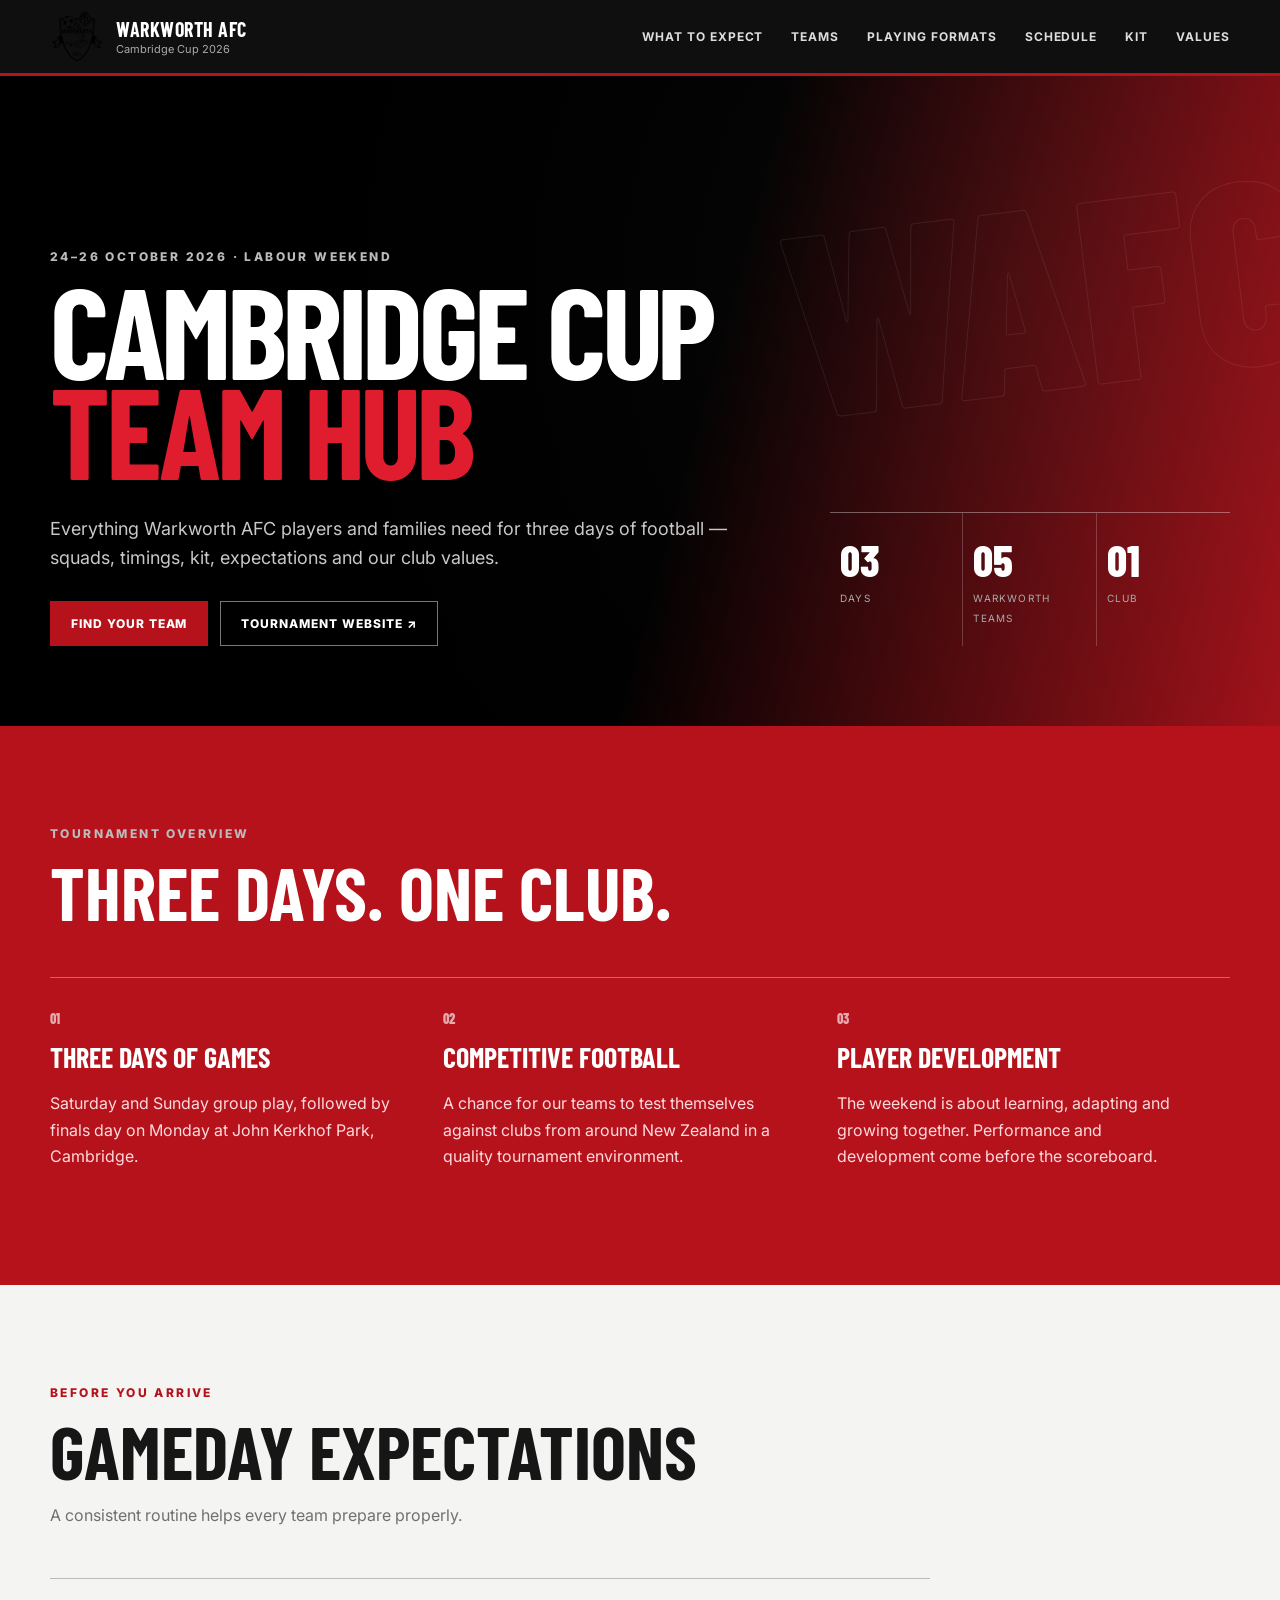
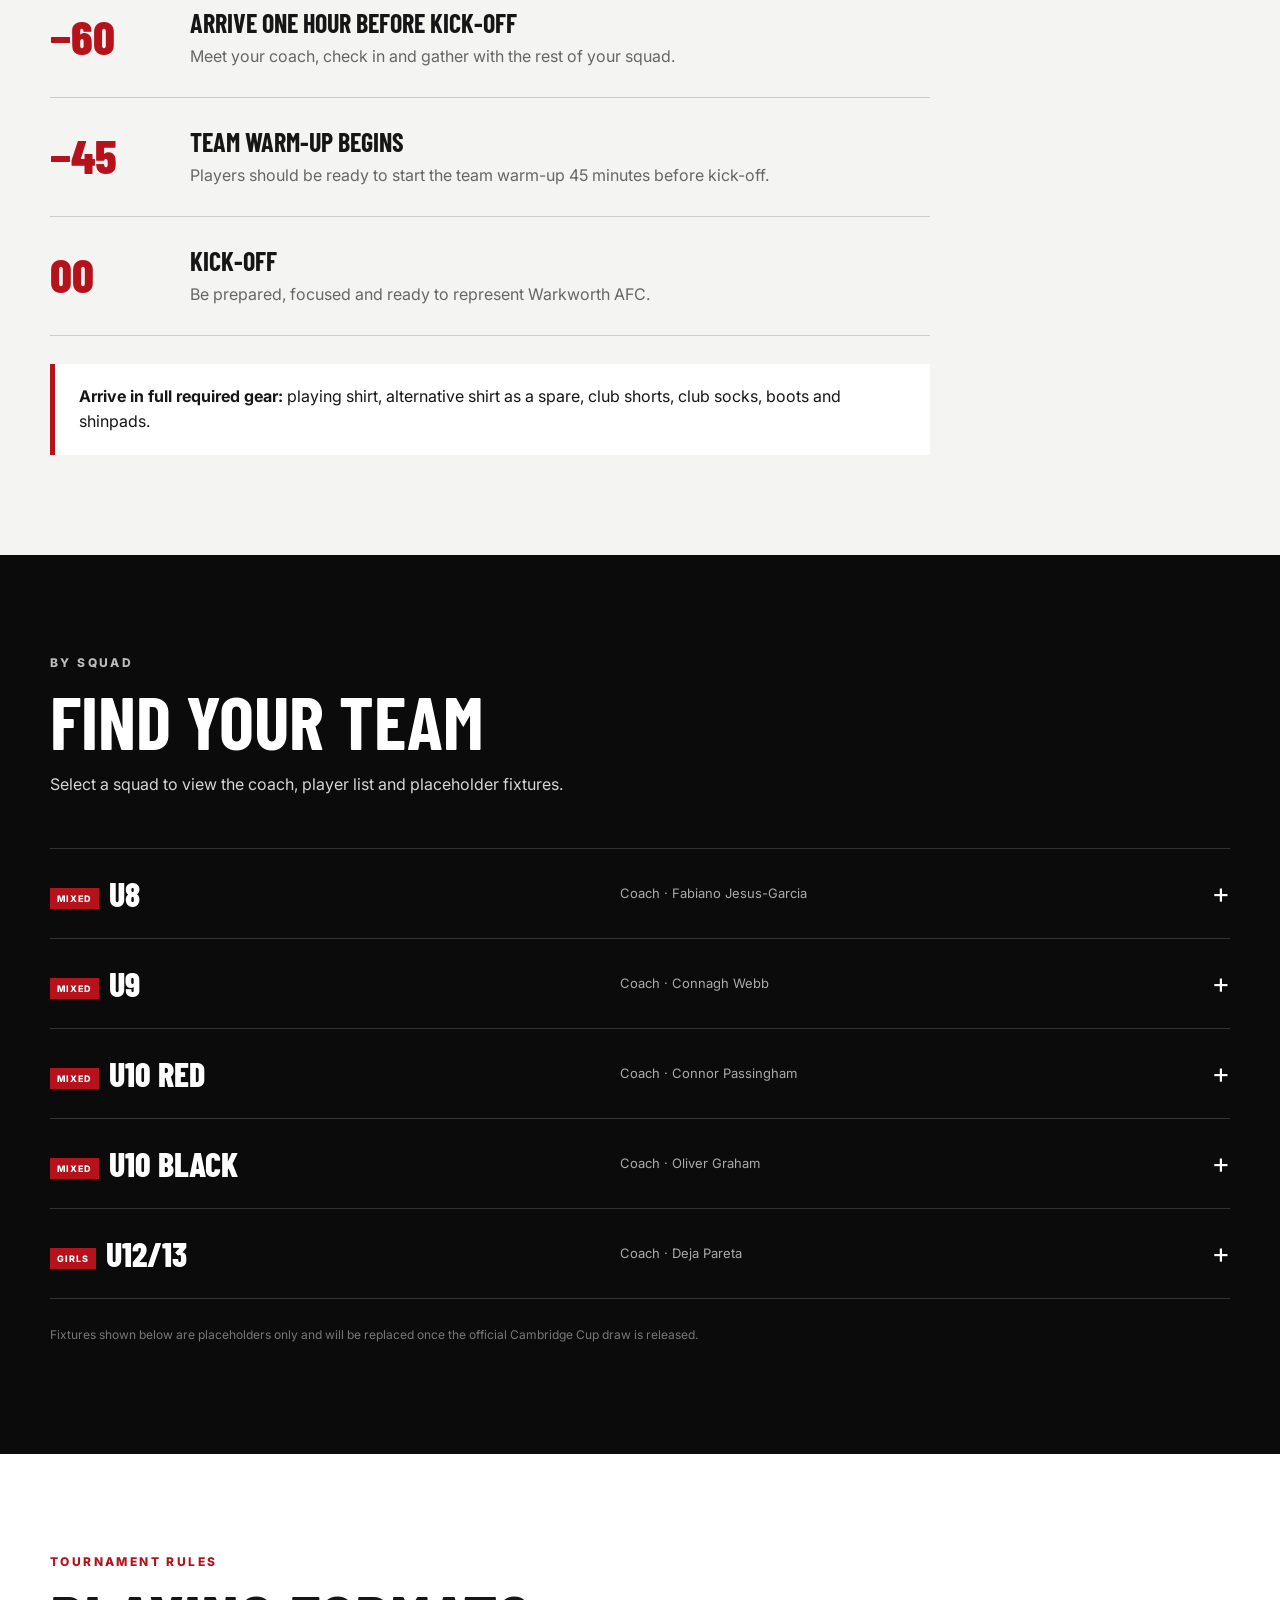
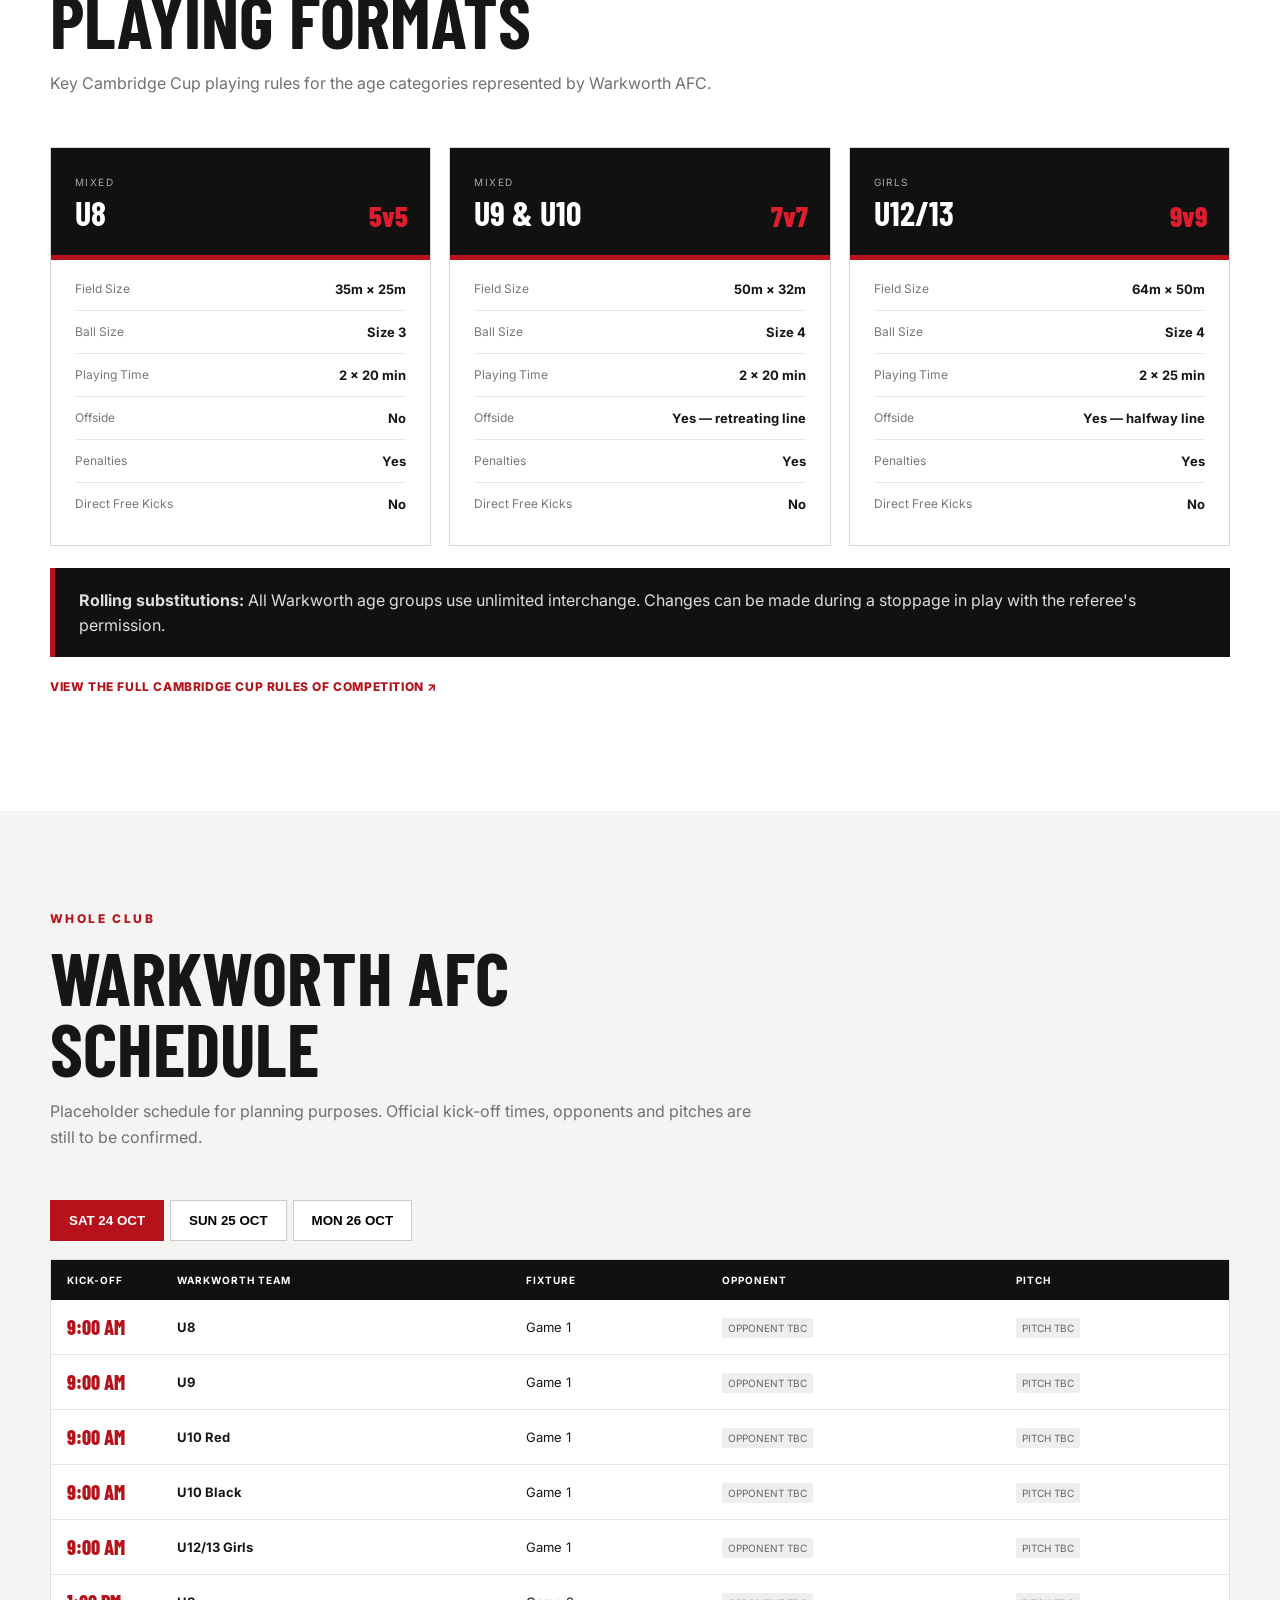
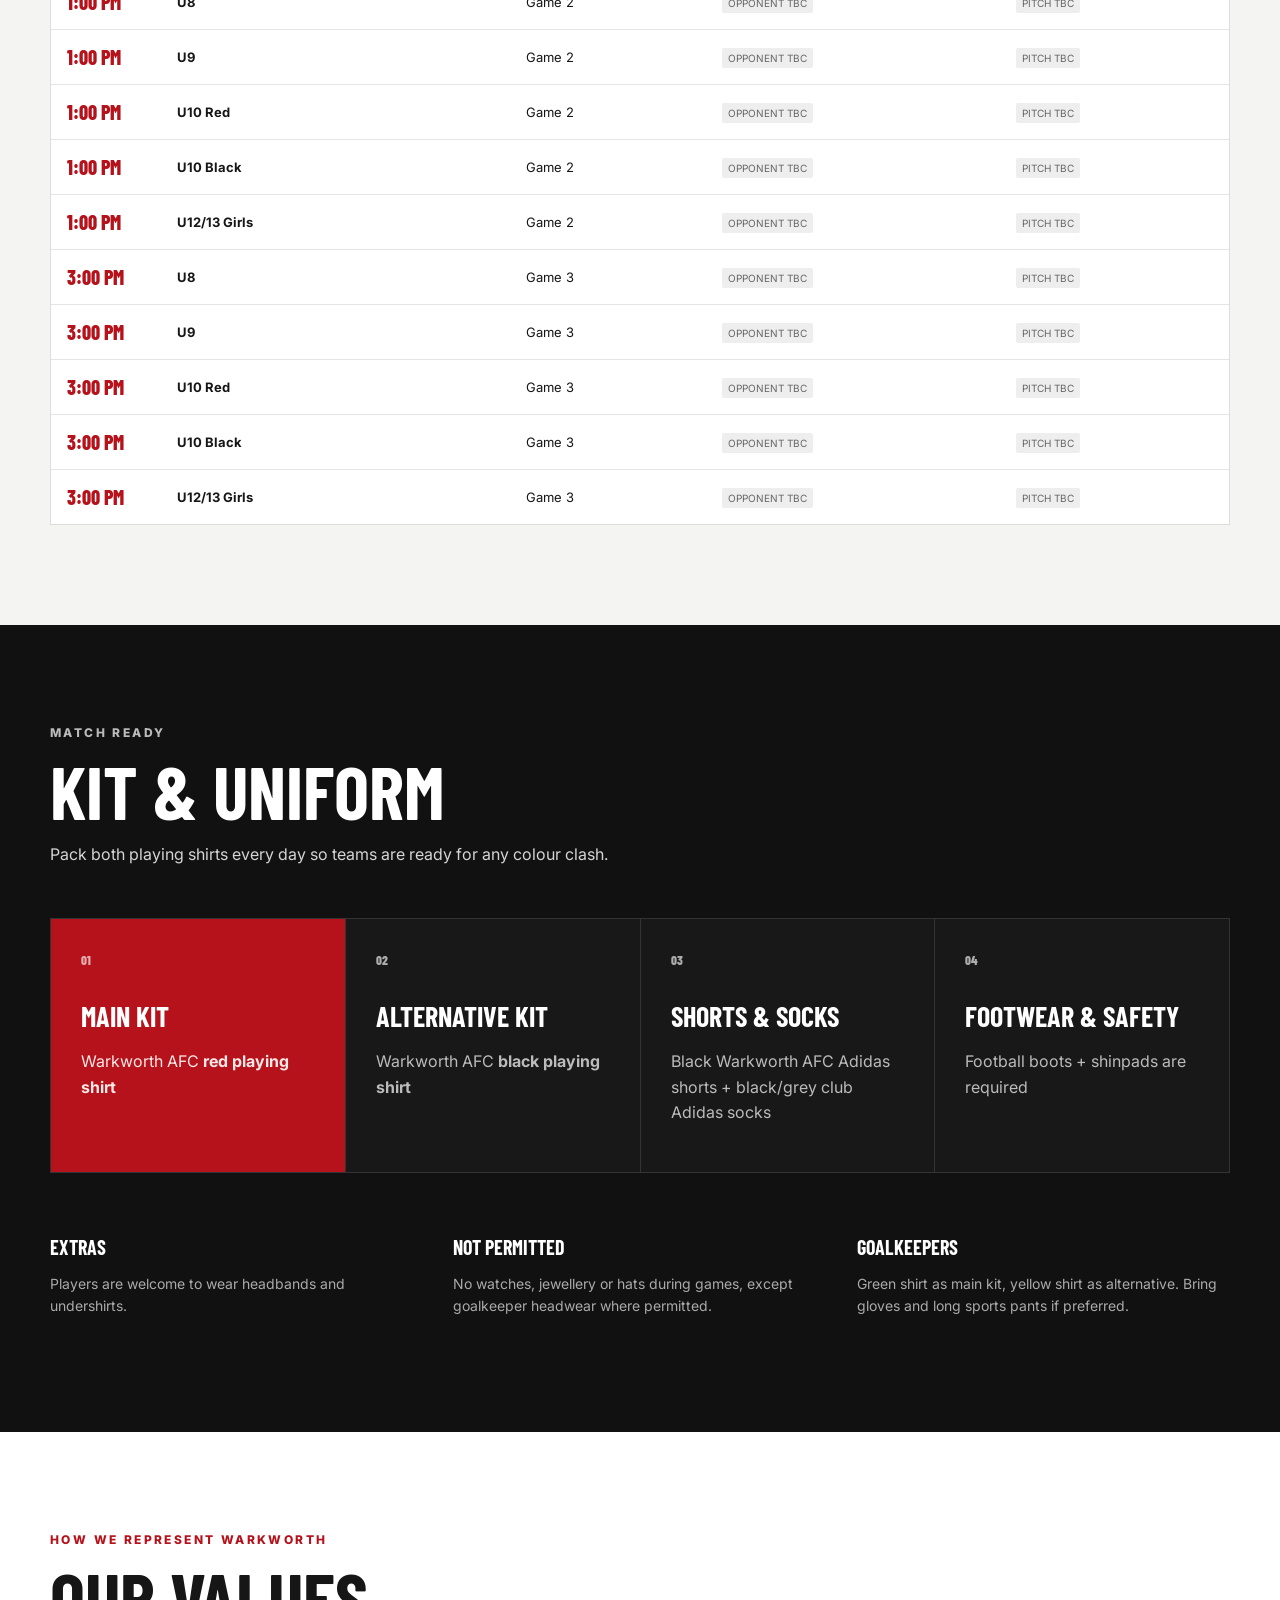
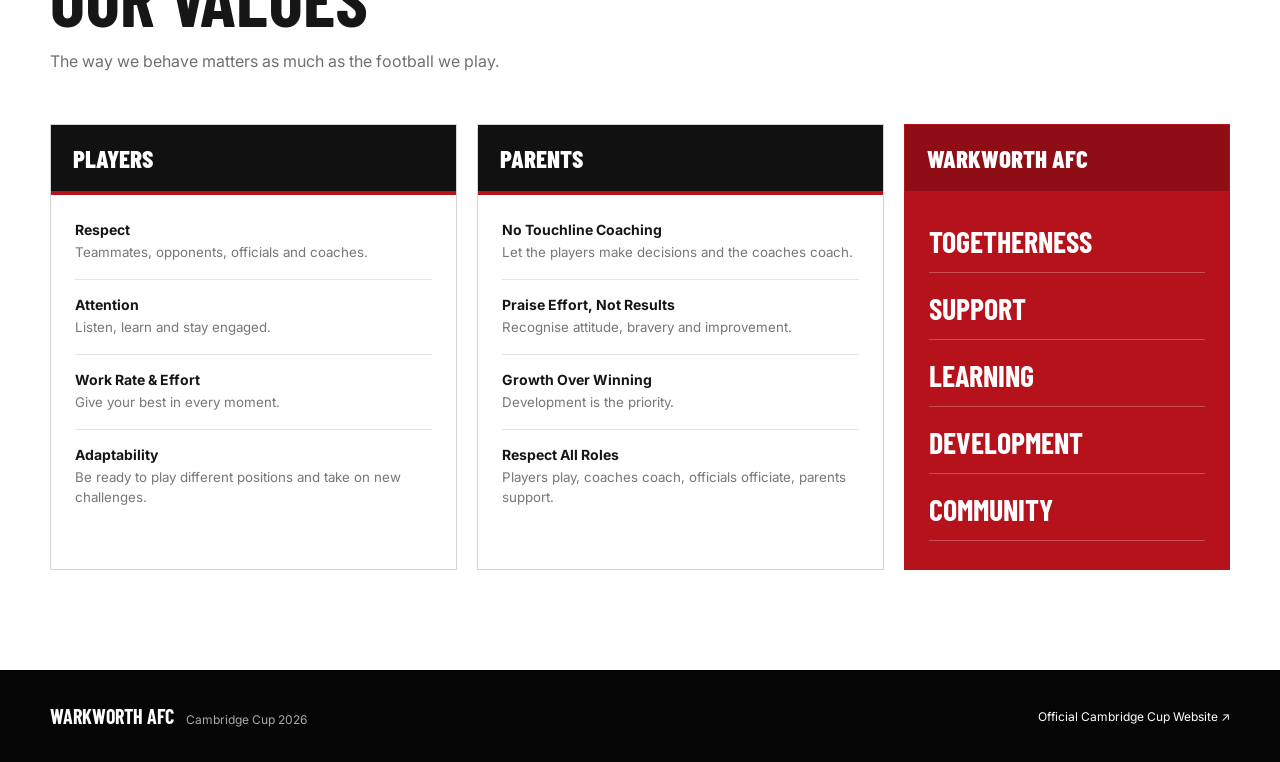
<file: index.html>
<!DOCTYPE html>
<html lang="en">
<head>
  <meta charset="UTF-8" />
  <meta name="viewport" content="width=device-width, initial-scale=1.0" />
  <meta name="theme-color" content="#b5121b" />
  <title>Warkworth AFC | Cambridge Cup 2026</title>
  <meta name="description" content="Warkworth AFC Cambridge Cup 2026 team hub — squads, matchday expectations, schedule, kit and club values." />
  <link rel="preconnect" href="https://fonts.googleapis.com">
  <link rel="preconnect" href="https://fonts.gstatic.com" crossorigin>
  <link href="https://fonts.googleapis.com/css2?family=Barlow+Condensed:wght@600;700;800&family=Inter:wght@400;500;600;700&display=swap" rel="stylesheet">
  <link rel="stylesheet" href="styles.css" />
</head>
<body>
  <header class="site-header">
    <a class="brand" href="#top" aria-label="Warkworth AFC Cambridge Cup home">
      <img class="brand-logo" src="images/warkworth-afc-logo.png" alt="Warkworth AFC crest">
      <span><strong>Warkworth AFC</strong><small>Cambridge Cup 2026</small></span>
    </a>
    <button class="menu-btn" aria-expanded="false" aria-controls="nav">Menu</button>
    <nav id="nav">
      <a href="#expect">What to Expect</a>
      <a href="#teams">Teams</a>
      <a href="#formats">Playing Formats</a>
      <a href="#schedule">Schedule</a>
      <a href="#kit">Kit</a>
      <a href="#values">Values</a>
    </nav>
  </header>

  <main id="top">
    <section class="hero">
      <div class="hero-inner">
        <p class="eyebrow">24–26 October 2026 · Labour Weekend</p>
        <h1>Cambridge Cup<br><span>Team Hub</span></h1>
        <p class="hero-copy">Everything Warkworth AFC players and families need for three days of football — squads, timings, kit, expectations and our club values.</p>
        <div class="hero-actions">
          <a class="btn btn-red" href="#teams">Find Your Team</a>
          <a class="btn btn-ghost" href="https://cambridgecup.nz/start" target="_blank" rel="noopener">Tournament Website ↗</a>
        </div>
      </div>
      <div class="hero-stats" aria-label="Tournament details">
        <div><span>03</span><small>Days</small></div>
        <div><span>05</span><small>Warkworth Teams</small></div>
        <div><span>01</span><small>Club</small></div>
      </div>
    </section>

    <section class="overview section-dark">
      <div class="section-heading light">
        <p class="eyebrow">Tournament Overview</p>
        <h2>Three days. One club.</h2>
      </div>
      <div class="overview-grid">
        <article><span class="number">01</span><h3>Three Days of Games</h3><p>Saturday and Sunday group play, followed by finals day on Monday at John Kerkhof Park, Cambridge.</p></article>
        <article><span class="number">02</span><h3>Competitive Football</h3><p>A chance for our teams to test themselves against clubs from around New Zealand in a quality tournament environment.</p></article>
        <article><span class="number">03</span><h3>Player Development</h3><p>The weekend is about learning, adapting and growing together. Performance and development come before the scoreboard.</p></article>
      </div>
    </section>

    <section id="expect" class="section light-section">
      <div class="section-heading">
        <p class="eyebrow red">Before You Arrive</p>
        <h2>Gameday Expectations</h2>
        <p>A consistent routine helps every team prepare properly.</p>
      </div>
      <div class="timeline">
        <div class="timeline-item"><div class="time">−60</div><div><h3>Arrive one hour before kick-off</h3><p>Meet your coach, check in and gather with the rest of your squad.</p></div></div>
        <div class="timeline-item"><div class="time">−45</div><div><h3>Team warm-up begins</h3><p>Players should be ready to start the team warm-up 45 minutes before kick-off.</p></div></div>
        <div class="timeline-item"><div class="time">00</div><div><h3>Kick-off</h3><p>Be prepared, focused and ready to represent Warkworth AFC.</p></div></div>
      </div>
      <div class="callout"><strong>Arrive in full required gear:</strong> playing shirt, alternative shirt as a spare, club shorts, club socks, boots and shinpads.</div>
    </section>

    <section id="teams" class="section section-black">
      <div class="section-heading light">
        <p class="eyebrow">By Squad</p>
        <h2>Find Your Team</h2>
        <p>Select a squad to view the coach, player list and placeholder fixtures.</p>
      </div>
      <div class="team-list">
        <details class="team-card">
          <summary><span><small>Mixed</small>U8</span><span class="coach-summary">Coach · Fabiano Jesus-Garcia</span><span class="chev">+</span></summary>
          <div class="team-content">
            <div class="squad"><h3>Squad</h3><p class="coach"><strong>Coach:</strong> Fabiano Jesus-Garcia</p><ul><li>Max Wilson</li><li>Alfie Hester</li><li>Hunter Knapp</li><li>Ezra Metcalfe</li><li>Frankie Newman</li><li>Callum Maclachlan</li><li>Leighton Hoskins</li><li>Atticus Edwards</li></ul></div>
            <div class="fixtures"><h3>Fixture Placeholder</h3><div class="mini-days"></div></div>
          </div>
        </details>
        <details class="team-card">
          <summary><span><small>Mixed</small>U9</span><span class="coach-summary">Coach · Connagh Webb</span><span class="chev">+</span></summary>
          <div class="team-content">
            <div class="squad"><h3>Squad</h3><p class="coach"><strong>Coach:</strong> Connagh Webb</p><ul><li>Blake Le Roux</li><li>Luke Hayes-Krajancic</li><li>Anderson McKinney</li><li>Finlay Smith</li><li>Lachlan Gillanders</li><li>Luka Maurer</li><li>Rome Renall</li><li>Otis Lindsay</li><li>Marlowe Hamilton</li><li>Elliott Lawton</li></ul></div>
            <div class="fixtures"><h3>Fixture Placeholder</h3><div class="mini-days"></div></div>
          </div>
        </details>
        <details class="team-card">
          <summary><span><small>Mixed</small>U10 Red</span><span class="coach-summary">Coach · Connor Passingham</span><span class="chev">+</span></summary>
          <div class="team-content">
            <div class="squad"><h3>Squad</h3><p class="coach"><strong>Coach:</strong> Connor Passingham</p><ul><li>Luca Coory</li><li>Toby Knapp</li><li>Cohen Turner</li><li>Darius Lincoln</li><li>Hugh Jones</li><li>Sully Lusk</li><li>Jake Goldsmith</li><li>Finn Eden</li><li>Henry Neal</li><li>Nuhan Groenewald</li><li>Bryn Hann</li></ul></div>
            <div class="fixtures"><h3>Fixture Placeholder</h3><div class="mini-days"></div></div>
          </div>
        </details>
        <details class="team-card">
          <summary><span><small>Mixed</small>U10 Black</span><span class="coach-summary">Coach · Oliver Graham</span><span class="chev">+</span></summary>
          <div class="team-content">
            <div class="squad"><h3>Squad</h3><p class="coach"><strong>Coach:</strong> Oliver Graham</p><ul><li>Finn McAuley</li><li>Luca Hand</li><li>Anton Nina</li><li>Zach Phelps</li><li>Lars Jensen</li><li>Jedd Clay</li><li>Theo Hope</li><li>Seth Holdem</li><li>Oliver Hamblett</li><li>Maxime Fowler</li></ul></div>
            <div class="fixtures"><h3>Fixture Placeholder</h3><div class="mini-days"></div></div>
          </div>
        </details>
        <details class="team-card">
          <summary><span><small>Girls</small>U12/13</span><span class="coach-summary">Coach · Deja Pareta</span><span class="chev">+</span></summary>
          <div class="team-content">
            <div class="squad"><h3>Squad</h3><p class="coach"><strong>Coach:</strong> Deja Pareta</p><ul><li>Ellie Thompson</li><li>Aria Purcell</li><li>Summah Avery</li><li>Ella Brady</li><li>Macy Pyle</li><li>Ava Thompson</li><li>Bethan Edge</li><li>Jessica Tricker</li><li>Savannah Best</li><li>Mila Grimmer</li><li>Vienna Williamson</li><li>Katherine Hobbs</li></ul></div>
            <div class="fixtures"><h3>Fixture Placeholder</h3><div class="mini-days"></div></div>
          </div>
        </details>
      </div>
      <p class="placeholder-note">Fixtures shown below are placeholders only and will be replaced once the official Cambridge Cup draw is released.</p>
    </section>

    <section id="formats" class="section formats-section">
      <div class="section-heading">
        <p class="eyebrow red">Tournament Rules</p>
        <h2>Playing Formats</h2>
        <p>Key Cambridge Cup playing rules for the age categories represented by Warkworth AFC.</p>
      </div>
      <div class="format-grid">
        <article class="format-card">
          <div class="format-head"><small>Mixed</small><h3>U8</h3><span>5v5</span></div>
          <dl><div><dt>Field Size</dt><dd>35m × 25m</dd></div><div><dt>Ball Size</dt><dd>Size 3</dd></div><div><dt>Playing Time</dt><dd>2 × 20 min</dd></div><div><dt>Offside</dt><dd>No</dd></div><div><dt>Penalties</dt><dd>Yes</dd></div><div><dt>Direct Free Kicks</dt><dd>No</dd></div></dl>
        </article>
        <article class="format-card">
          <div class="format-head"><small>Mixed</small><h3>U9 & U10</h3><span>7v7</span></div>
          <dl><div><dt>Field Size</dt><dd>50m × 32m</dd></div><div><dt>Ball Size</dt><dd>Size 4</dd></div><div><dt>Playing Time</dt><dd>2 × 20 min</dd></div><div><dt>Offside</dt><dd>Yes — retreating line</dd></div><div><dt>Penalties</dt><dd>Yes</dd></div><div><dt>Direct Free Kicks</dt><dd>No</dd></div></dl>
        </article>
        <article class="format-card">
          <div class="format-head"><small>Girls</small><h3>U12/13</h3><span>9v9</span></div>
          <dl><div><dt>Field Size</dt><dd>64m × 50m</dd></div><div><dt>Ball Size</dt><dd>Size 4</dd></div><div><dt>Playing Time</dt><dd>2 × 25 min</dd></div><div><dt>Offside</dt><dd>Yes — halfway line</dd></div><div><dt>Penalties</dt><dd>Yes</dd></div><div><dt>Direct Free Kicks</dt><dd>No</dd></div></dl>
        </article>
      </div>
      <div class="format-note"><strong>Rolling substitutions:</strong> All Warkworth age groups use unlimited interchange. Changes can be made during a stoppage in play with the referee's permission.</div>
      <p class="rules-link"><a href="https://cambridgecup.nz/rules-of-competetion" target="_blank" rel="noopener">View the full Cambridge Cup Rules of Competition ↗</a></p>
    </section>

    <section id="schedule" class="section light-section schedule-section">
      <div class="section-heading">
        <p class="eyebrow red">Whole Club</p>
        <h2>Warkworth AFC Schedule</h2>
        <p>Placeholder schedule for planning purposes. Official kick-off times, opponents and pitches are still to be confirmed.</p>
      </div>
      <div class="day-tabs" role="tablist" aria-label="Tournament days">
        <button class="day-tab active" data-day="0">Sat 24 Oct</button>
        <button class="day-tab" data-day="1">Sun 25 Oct</button>
        <button class="day-tab" data-day="2">Mon 26 Oct</button>
      </div>
      <div id="full-schedule" class="schedule-table-wrap"></div>
    </section>

    <section id="kit" class="section kit-section">
      <div class="section-heading light">
        <p class="eyebrow">Match Ready</p>
        <h2>Kit & Uniform</h2>
        <p>Pack both playing shirts every day so teams are ready for any colour clash.</p>
      </div>
      <div class="kit-grid">
        <article class="kit-card primary"><span class="shirt-icon">01</span><h3>Main Kit</h3><p>Warkworth AFC <strong>red playing shirt</strong></p></article>
        <article class="kit-card"><span class="shirt-icon">02</span><h3>Alternative Kit</h3><p>Warkworth AFC <strong>black playing shirt</strong></p></article>
        <article class="kit-card"><span class="shirt-icon">03</span><h3>Shorts & Socks</h3><p>Black Warkworth AFC Adidas shorts + black/grey club Adidas socks</p></article>
        <article class="kit-card"><span class="shirt-icon">04</span><h3>Footwear & Safety</h3><p>Football boots + shinpads are required</p></article>
      </div>
      <div class="kit-notes">
        <div><h3>Extras</h3><p>Players are welcome to wear headbands and undershirts.</p></div>
        <div><h3>Not Permitted</h3><p>No watches, jewellery or hats during games, except goalkeeper headwear where permitted.</p></div>
        <div><h3>Goalkeepers</h3><p>Green shirt as main kit, yellow shirt as alternative. Bring gloves and long sports pants if preferred.</p></div>
      </div>
    </section>

    <section id="values" class="section values-section">
      <div class="section-heading">
        <p class="eyebrow red">How We Represent Warkworth</p>
        <h2>Our Values</h2>
        <p>The way we behave matters as much as the football we play.</p>
      </div>
      <div class="values-grid">
        <article><div class="value-head"><span>Players</span></div><ul><li><strong>Respect</strong><small>Teammates, opponents, officials and coaches.</small></li><li><strong>Attention</strong><small>Listen, learn and stay engaged.</small></li><li><strong>Work Rate & Effort</strong><small>Give your best in every moment.</small></li><li><strong>Adaptability</strong><small>Be ready to play different positions and take on new challenges.</small></li></ul></article>
        <article><div class="value-head"><span>Parents</span></div><ul><li><strong>No Touchline Coaching</strong><small>Let the players make decisions and the coaches coach.</small></li><li><strong>Praise Effort, Not Results</strong><small>Recognise attitude, bravery and improvement.</small></li><li><strong>Growth Over Winning</strong><small>Development is the priority.</small></li><li><strong>Respect All Roles</strong><small>Players play, coaches coach, officials officiate, parents support.</small></li></ul></article>
        <article class="club-values"><div class="value-head"><span>Warkworth AFC</span></div><div class="word-stack"><strong>Togetherness</strong><strong>Support</strong><strong>Learning</strong><strong>Development</strong><strong>Community</strong></div></article>
      </div>
    </section>
  </main>

  <footer>
    <div><strong>WARKWORTH AFC</strong><span>Cambridge Cup 2026</span></div>
    <a href="https://cambridgecup.nz/start" target="_blank" rel="noopener">Official Cambridge Cup Website ↗</a>
  </footer>

  <script src="script.js"></script>
</body>
</html>
</file>
<file: styles.css>
:root{--red:#b5121b;--red2:#e01d2f;--black:#090909;--ink:#161616;--grey:#6f747a;--line:#dedede;--off:#f4f4f2;--white:#fff;--max:1180px}
*{box-sizing:border-box}html{scroll-behavior:smooth}body{margin:0;font-family:Inter,Arial,sans-serif;color:var(--ink);background:var(--white)}a{color:inherit}.site-header{height:76px;padding:0 max(24px,calc((100vw - var(--max))/2));display:flex;align-items:center;justify-content:space-between;background:rgba(8,8,8,.97);color:white;position:sticky;top:0;z-index:50;border-bottom:3px solid var(--red)}.brand{display:flex;gap:12px;align-items:center;text-decoration:none}.brand-mark{width:46px;height:46px;border-radius:50%;display:grid;place-items:center;background:var(--red);font-family:'Barlow Condensed';font-weight:800;font-size:14px;border:2px solid #fff}.brand strong,.brand small{display:block}.brand strong{font-family:'Barlow Condensed';font-size:20px;text-transform:uppercase;letter-spacing:.5px}.brand small{font-size:11px;color:#aaa;margin-top:1px}.site-header nav{display:flex;gap:28px}.site-header nav a{text-decoration:none;text-transform:uppercase;font-size:12px;font-weight:700;letter-spacing:.08em;color:#ddd}.site-header nav a:hover{color:#fff}.menu-btn{display:none;background:none;color:white;border:1px solid #555;padding:8px 12px;border-radius:4px}.hero{min-height:650px;background:linear-gradient(105deg,rgba(0,0,0,.97) 0%,rgba(0,0,0,.9) 54%,rgba(181,18,27,.88) 100%),radial-gradient(circle at 80% 30%,#444 0,#111 45%,#000 70%);color:white;display:grid;grid-template-columns:minmax(0,1fr) minmax(260px,400px);align-items:end;padding:95px max(24px,calc((100vw - var(--max))/2)) 80px;gap:60px;position:relative;overflow:hidden}.hero:after{content:'WAFC';position:absolute;right:-30px;top:80px;font-family:'Barlow Condensed';font-weight:800;font-size:260px;line-height:1;color:transparent;-webkit-text-stroke:1px rgba(255,255,255,.08);transform:rotate(-7deg);pointer-events:none}.eyebrow{text-transform:uppercase;font-size:12px;font-weight:800;letter-spacing:.2em;color:#bbb;margin:0 0 16px}.eyebrow.red{color:var(--red)}h1,h2,h3{font-family:'Barlow Condensed',Impact,sans-serif}h1{font-size:clamp(72px,10vw,132px);line-height:.78;text-transform:uppercase;margin:0;letter-spacing:-.035em;position:relative;z-index:1}h1 span{color:var(--red2)}.hero-copy{font-size:18px;line-height:1.65;max-width:680px;color:#c8c8c8;margin:34px 0 28px}.hero-actions{display:flex;gap:12px;flex-wrap:wrap}.btn{display:inline-flex;padding:14px 20px;text-decoration:none;text-transform:uppercase;font-weight:800;font-size:12px;letter-spacing:.08em;border:1px solid #777}.btn-red{background:var(--red);border-color:var(--red)}.btn-ghost{background:transparent}.hero-stats{display:grid;grid-template-columns:repeat(3,1fr);border-top:1px solid rgba(255,255,255,.35);position:relative;z-index:1}.hero-stats div{padding:20px 10px;border-right:1px solid rgba(255,255,255,.2)}.hero-stats div:last-child{border-right:0}.hero-stats span{font-family:'Barlow Condensed';font-size:44px;font-weight:800;display:block}.hero-stats small{text-transform:uppercase;font-size:10px;letter-spacing:.12em;color:#aaa}.section,.overview{padding:100px max(24px,calc((100vw - var(--max))/2))}.section-dark{background:var(--red);color:white}.section-black{background:#0b0b0b;color:white}.light-section{background:var(--off)}.section-heading{max-width:720px;margin-bottom:50px}.section-heading h2{font-size:clamp(46px,6vw,74px);line-height:.95;text-transform:uppercase;margin:0 0 14px}.section-heading p:not(.eyebrow){color:#707070;line-height:1.6}.section-heading.light p:not(.eyebrow){color:#d5d5d5}.overview-grid{display:grid;grid-template-columns:repeat(3,1fr);border-top:1px solid rgba(255,255,255,.35)}.overview-grid article{padding:30px 30px 0 0}.overview-grid .number{font-family:'Barlow Condensed';font-weight:800;font-size:14px;opacity:.65}.overview-grid h3{font-size:28px;text-transform:uppercase;margin:12px 0}.overview-grid p{line-height:1.65;color:#ffdadd}.timeline{max-width:880px;border-top:1px solid #bbb}.timeline-item{display:grid;grid-template-columns:120px 1fr;gap:20px;padding:28px 0;border-bottom:1px solid #ccc}.time{font-family:'Barlow Condensed';font-size:48px;font-weight:800;color:var(--red)}.timeline h3{font-size:26px;text-transform:uppercase;margin:0 0 6px}.timeline p{margin:0;color:#666;line-height:1.55}.callout{max-width:880px;margin-top:28px;background:white;border-left:5px solid var(--red);padding:20px 24px;line-height:1.6}.team-list{border-top:1px solid #333}.team-card{border-bottom:1px solid #333}.team-card summary{list-style:none;cursor:pointer;display:grid;grid-template-columns:1fr 1fr 40px;align-items:center;padding:24px 0}.team-card summary::-webkit-details-marker{display:none}.team-card summary>span:first-child{font-family:'Barlow Condensed';font-size:34px;font-weight:800;text-transform:uppercase}.team-card summary small{display:inline-block;font-family:Inter;font-size:9px;letter-spacing:.12em;background:var(--red);padding:5px 7px;margin-right:10px;vertical-align:middle}.coach-summary{color:#aaa;font-size:13px}.chev{font-size:28px;text-align:right;transition:.2s}.team-card[open] .chev{transform:rotate(45deg);color:var(--red2)}.team-content{display:grid;grid-template-columns:.9fr 1.4fr;gap:60px;padding:5px 0 40px}.team-content h3{font-size:18px;text-transform:uppercase;letter-spacing:.05em;color:#aaa}.coach{padding-bottom:16px;border-bottom:1px solid #333}.squad ul{columns:2;list-style:none;padding:0;margin:20px 0}.squad li{padding:7px 0;color:#e6e6e6;font-size:14px}.mini-day{margin-bottom:12px}.mini-day-title{font-size:11px;text-transform:uppercase;letter-spacing:.12em;color:#888;margin-bottom:7px}.mini-game{display:grid;grid-template-columns:70px 1fr;gap:10px;background:#161616;border-left:3px solid var(--red);padding:10px 12px;margin-bottom:4px;font-size:13px}.mini-game strong{color:white}.mini-game span{color:#999}.placeholder-note{font-size:12px;color:#777;margin-top:28px}.day-tabs{display:flex;gap:6px;margin-bottom:18px;overflow:auto}.day-tab{border:1px solid #ccc;background:white;padding:12px 18px;font-weight:800;text-transform:uppercase;cursor:pointer;white-space:nowrap}.day-tab.active{background:var(--red);border-color:var(--red);color:white}.schedule-table-wrap{overflow:auto;background:white;border:1px solid #ddd}.schedule-table{width:100%;border-collapse:collapse;min-width:720px}.schedule-table th{background:#111;color:white;text-align:left;text-transform:uppercase;font-size:10px;letter-spacing:.1em;padding:14px 16px}.schedule-table td{padding:15px 16px;border-bottom:1px solid #e5e5e5;font-size:13px}.schedule-table tr:last-child td{border-bottom:0}.schedule-table td:first-child{font-family:'Barlow Condensed';font-weight:800;font-size:20px;color:var(--red);width:110px}.tbc{font-size:10px;text-transform:uppercase;background:#eee;padding:4px 6px;border-radius:2px;color:#666}.kit-section{background:#111;color:white}.kit-grid{display:grid;grid-template-columns:repeat(4,1fr);gap:1px;background:#333;border:1px solid #333}.kit-card{background:#181818;padding:30px;min-height:210px}.kit-card.primary{background:var(--red)}.shirt-icon{font-family:'Barlow Condensed';font-size:13px;font-weight:800;opacity:.65}.kit-card h3{font-size:28px;text-transform:uppercase;margin:30px 0 10px}.kit-card p{color:#bbb;line-height:1.6}.kit-card.primary p{color:#ffe8e8}.kit-notes{display:grid;grid-template-columns:repeat(3,1fr);gap:30px;margin-top:42px}.kit-notes h3{text-transform:uppercase;font-size:20px;margin-bottom:8px}.kit-notes p{color:#aaa;line-height:1.6;font-size:14px}.values-grid{display:grid;grid-template-columns:1fr 1fr .8fr;gap:20px}.values-grid article{border:1px solid #d5d5d5;background:white}.value-head{background:#111;color:white;padding:18px 22px;font-family:'Barlow Condensed';font-size:25px;font-weight:800;text-transform:uppercase;border-bottom:4px solid var(--red)}.values-grid ul{list-style:none;padding:10px 24px 24px;margin:0}.values-grid li{padding:16px 0;border-bottom:1px solid #e5e5e5}.values-grid li:last-child{border-bottom:0}.values-grid li strong,.values-grid li small{display:block}.values-grid li strong{font-size:14px}.values-grid li small{color:#777;line-height:1.5;margin-top:5px}.club-values{background:var(--red)!important;border-color:var(--red)!important}.club-values .value-head{background:#8f0d15}.word-stack{padding:28px 24px;display:flex;flex-direction:column;gap:17px}.word-stack strong{font-family:'Barlow Condensed';font-size:30px;text-transform:uppercase;color:white;border-bottom:1px solid rgba(255,255,255,.25);padding-bottom:13px}footer{background:#050505;color:#aaa;padding:34px max(24px,calc((100vw - var(--max))/2));display:flex;justify-content:space-between;align-items:center;font-size:12px}footer strong{color:white;font-family:'Barlow Condensed';font-size:20px;margin-right:12px}footer a{color:white;text-decoration:none}
@media(max-width:900px){.site-header nav{display:none;position:absolute;top:76px;left:0;right:0;background:#111;padding:20px 24px;flex-direction:column}.site-header nav.open{display:flex}.menu-btn{display:block}.hero{grid-template-columns:1fr;min-height:720px;padding-top:80px}.hero-stats{max-width:500px}.overview-grid,.kit-grid,.values-grid{grid-template-columns:1fr 1fr}.team-content{grid-template-columns:1fr}.kit-notes{grid-template-columns:1fr}.club-values{grid-column:1/-1}}
@media(max-width:600px){.section,.overview{padding-top:72px;padding-bottom:72px}.hero{padding-bottom:50px}.hero-stats span{font-size:34px}.overview-grid,.kit-grid,.values-grid{grid-template-columns:1fr}.timeline-item{grid-template-columns:75px 1fr}.team-card summary{grid-template-columns:1fr 34px}.coach-summary{display:none}.team-content{gap:20px}.squad ul{columns:1}.club-values{grid-column:auto}footer{align-items:flex-start;gap:20px;flex-direction:column}}

.brand-logo{width:54px;height:54px;object-fit:contain;display:block;flex:0 0 auto}.formats-section{background:#fff}.format-grid{display:grid;grid-template-columns:repeat(3,1fr);gap:18px}.format-card{border:1px solid #d7d7d7;background:#fff}.format-head{background:#111;color:#fff;padding:22px 24px;border-bottom:5px solid var(--red);position:relative}.format-head small{font-size:10px;text-transform:uppercase;letter-spacing:.14em;color:#aaa}.format-head h3{font-size:34px;text-transform:uppercase;margin:2px 0 0}.format-head span{position:absolute;right:22px;bottom:22px;font-family:'Barlow Condensed';font-weight:800;font-size:28px;color:var(--red2)}.format-card dl{margin:0;padding:8px 24px 20px}.format-card dl div{display:flex;justify-content:space-between;gap:20px;padding:13px 0;border-bottom:1px solid #e7e7e7}.format-card dl div:last-child{border-bottom:0}.format-card dt{font-size:12px;color:#777}.format-card dd{margin:0;text-align:right;font-size:13px;font-weight:700}.format-note{margin-top:22px;padding:20px 24px;background:#111;color:#ddd;border-left:5px solid var(--red);line-height:1.55}.rules-link{margin-top:18px}.rules-link a{color:var(--red);font-weight:800;font-size:12px;text-transform:uppercase;text-decoration:none;letter-spacing:.05em}@media(max-width:900px){.format-grid{grid-template-columns:1fr}.brand-logo{width:48px;height:48px}}
</file>
